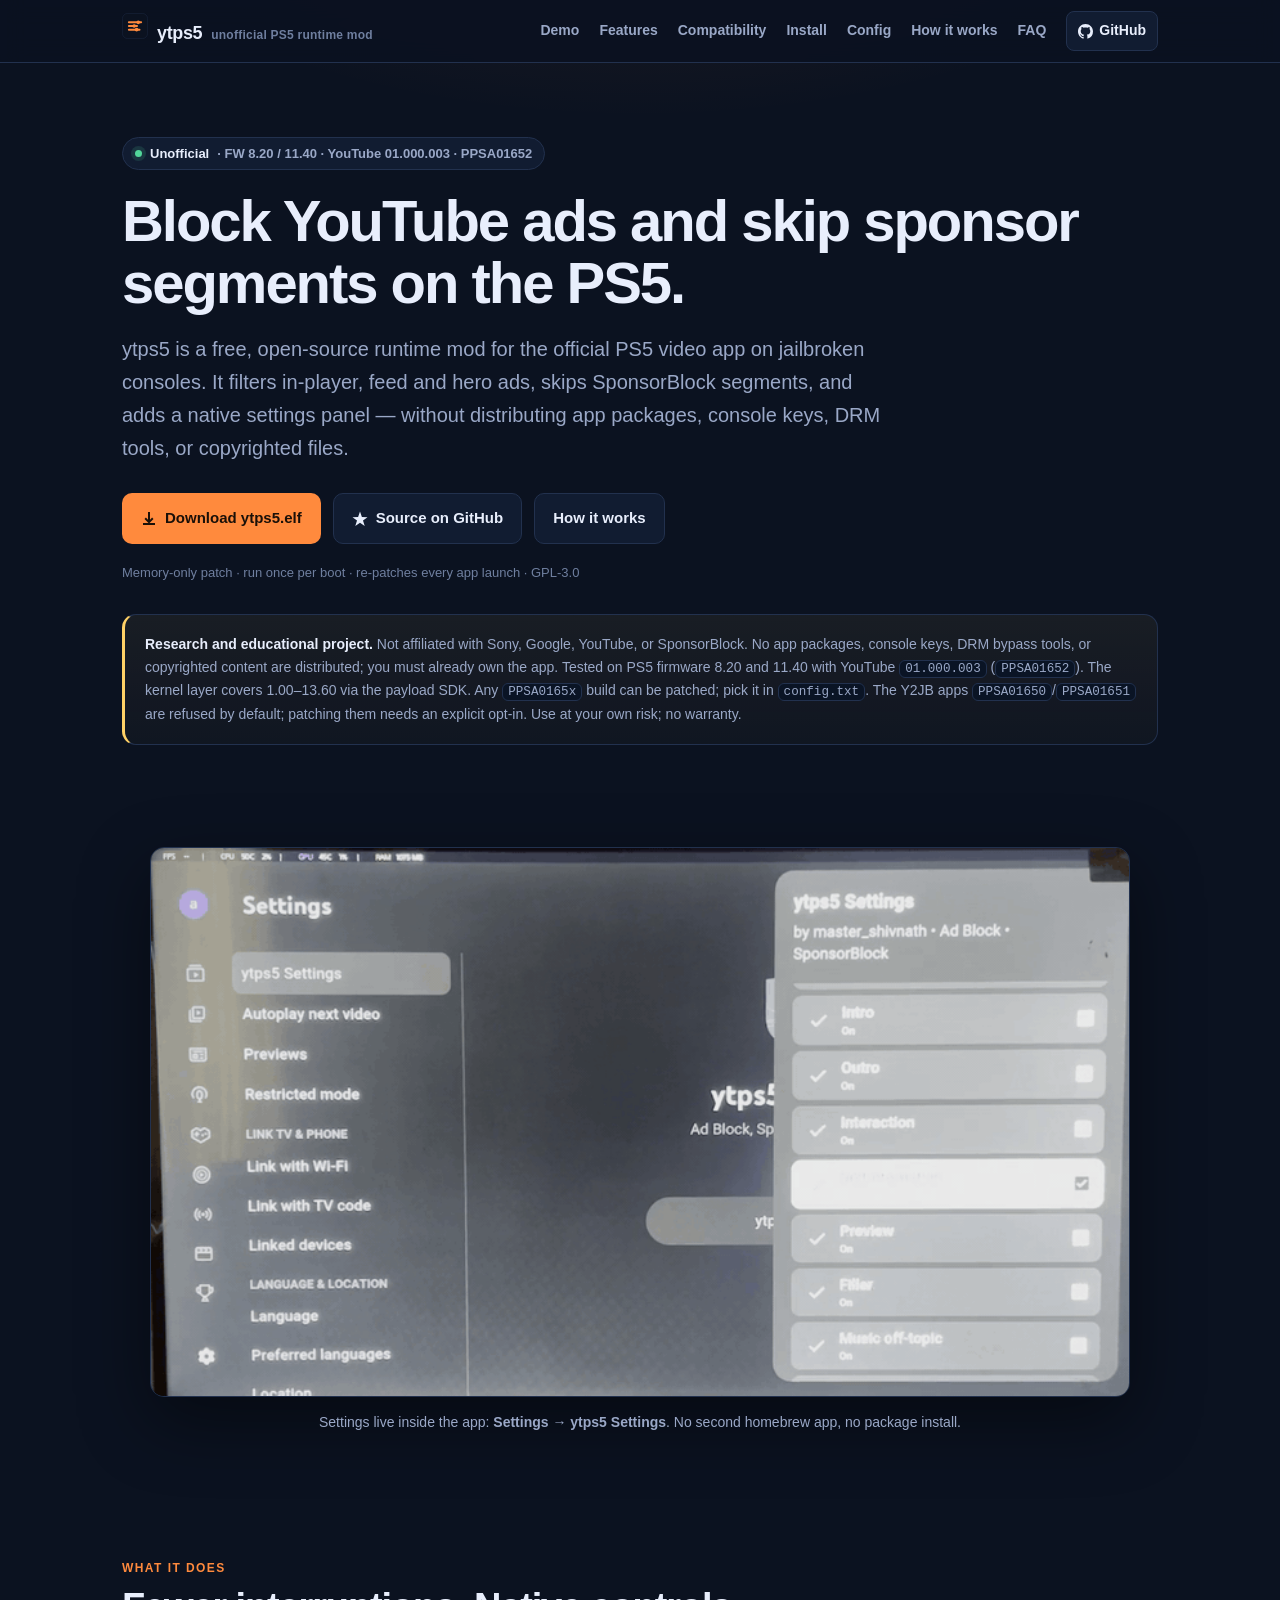
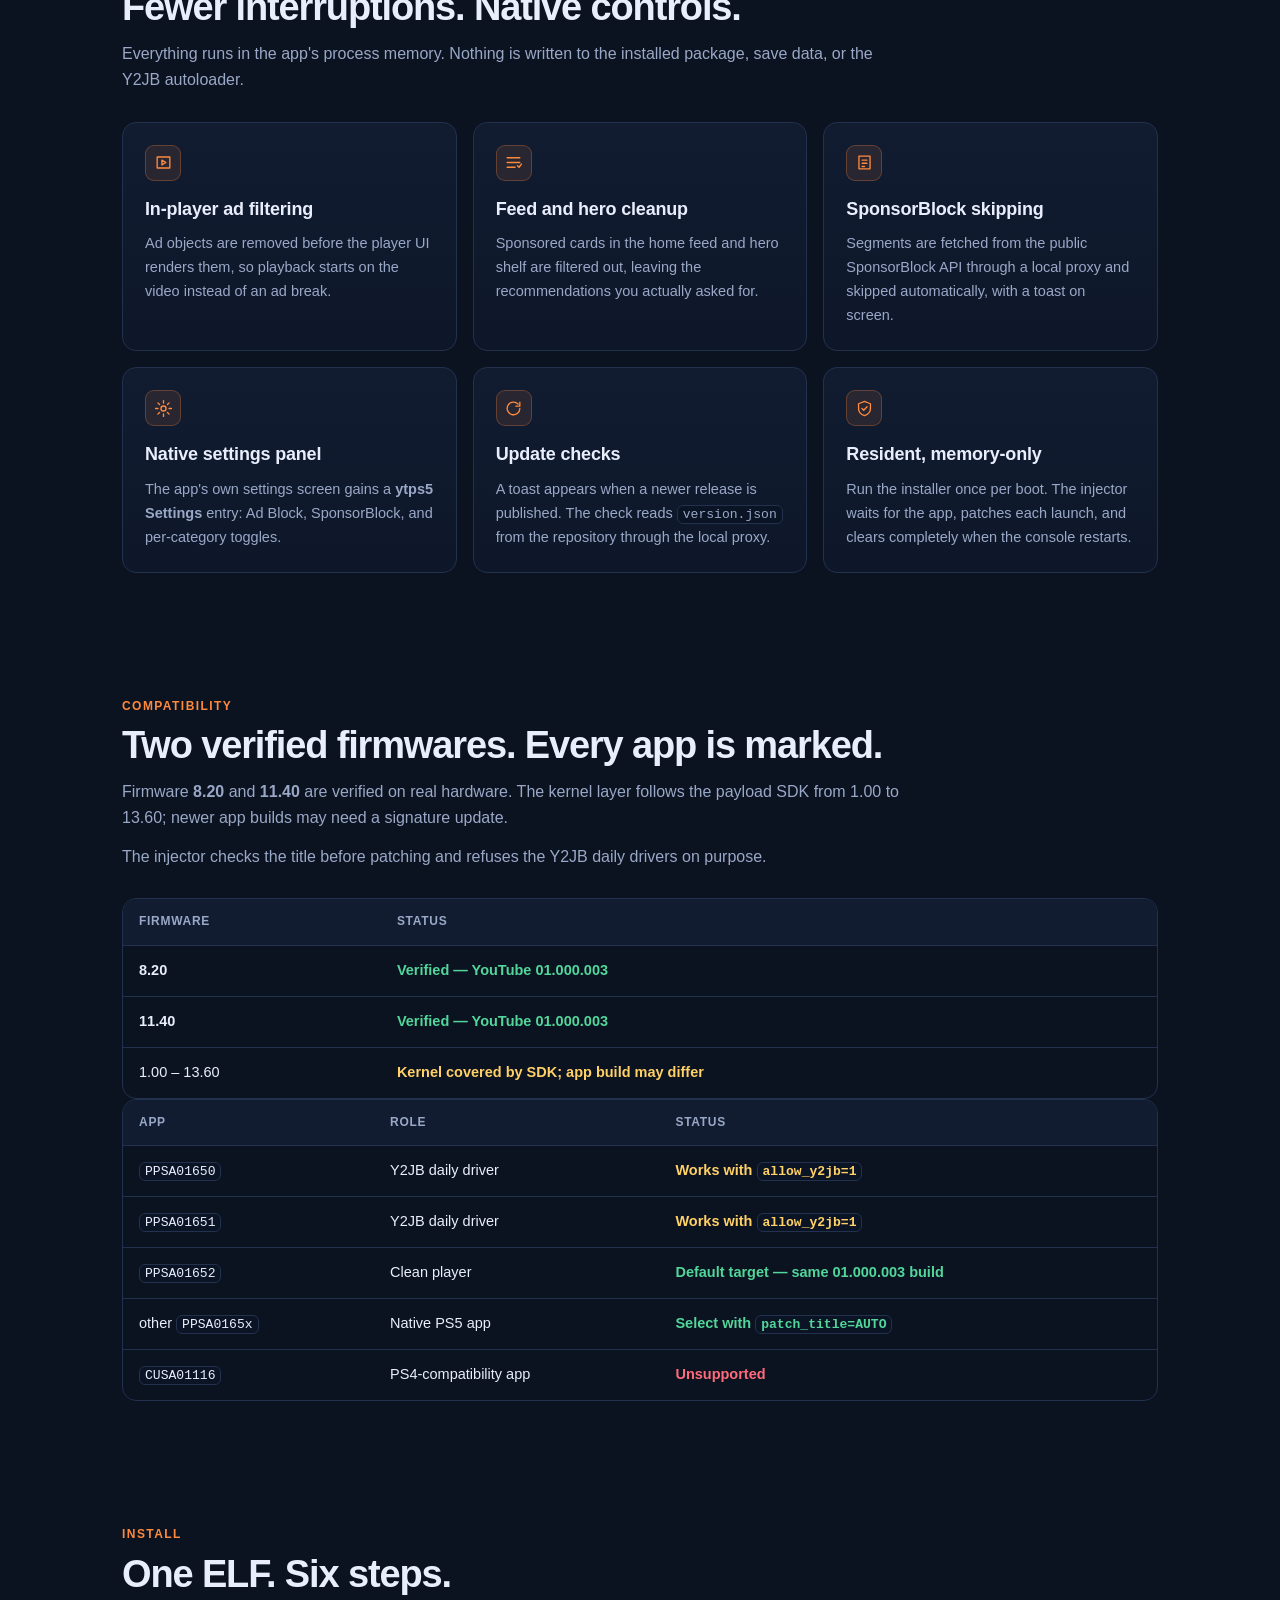
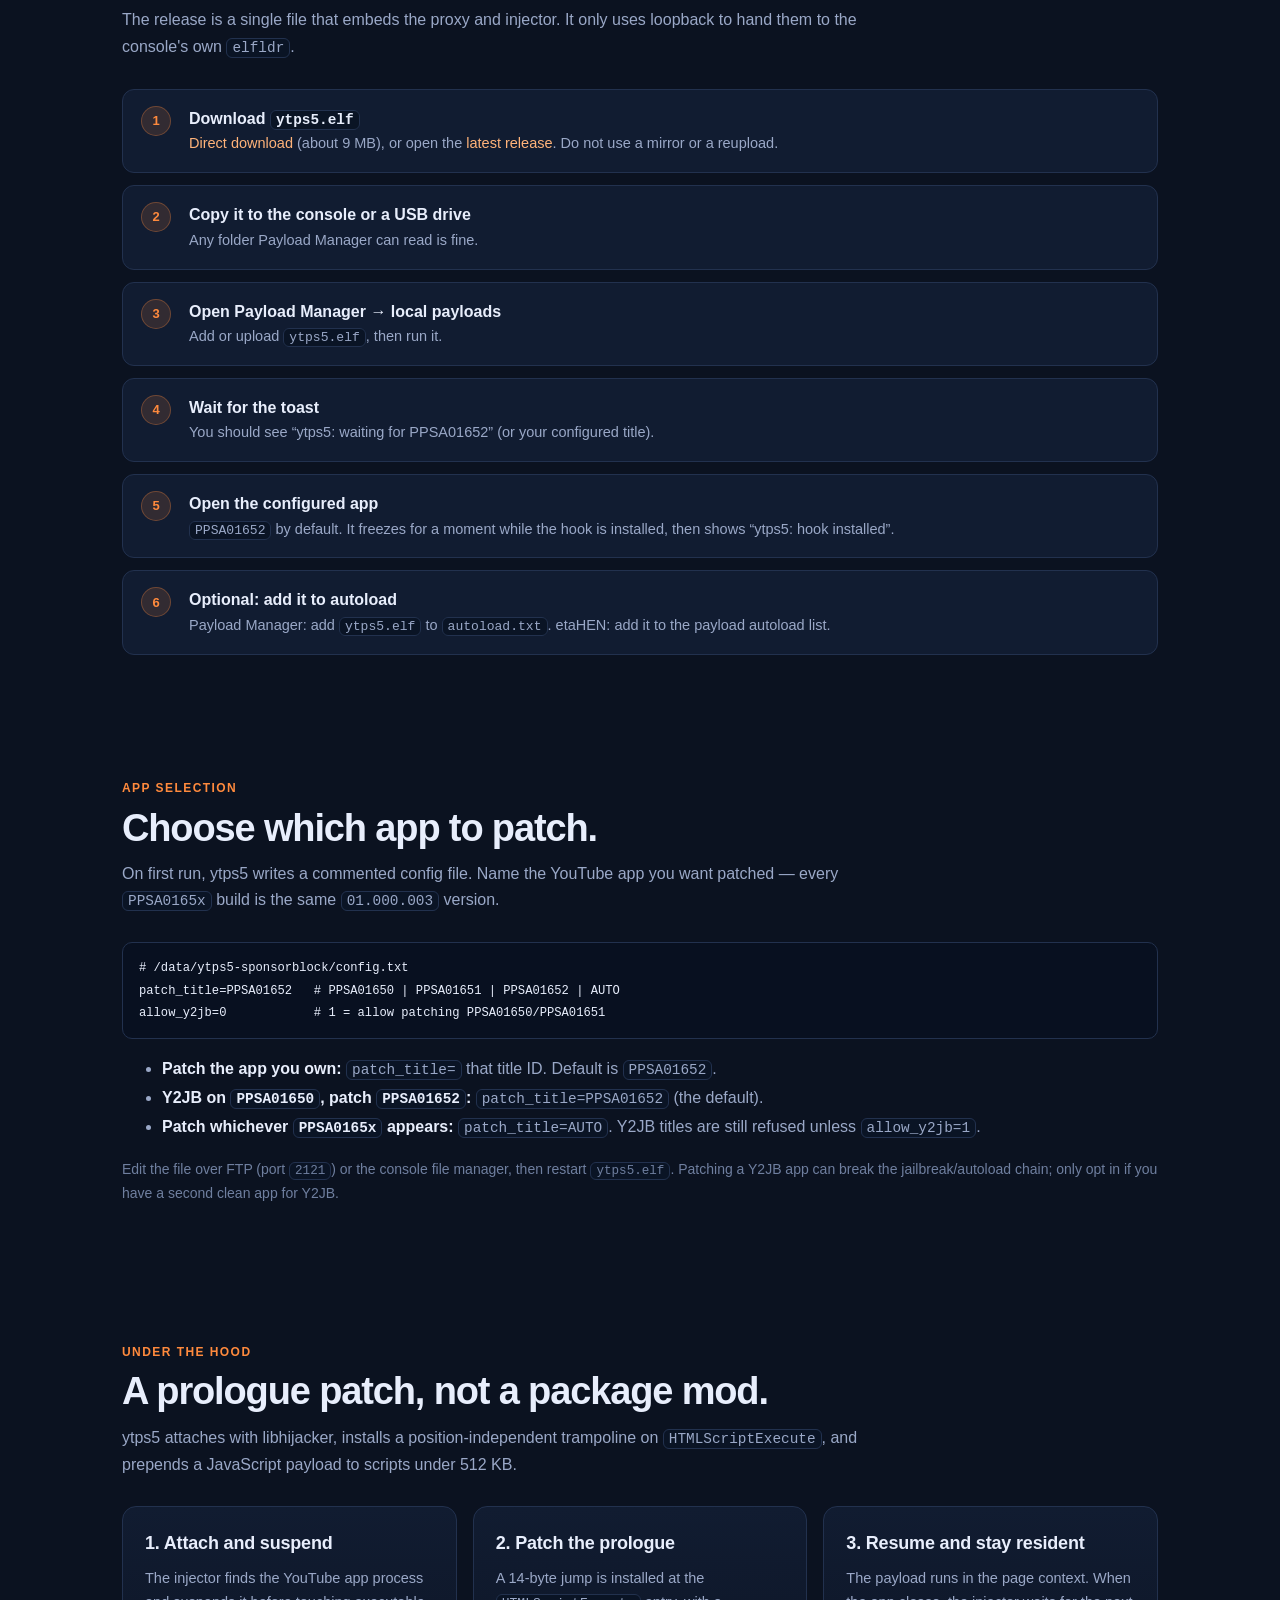
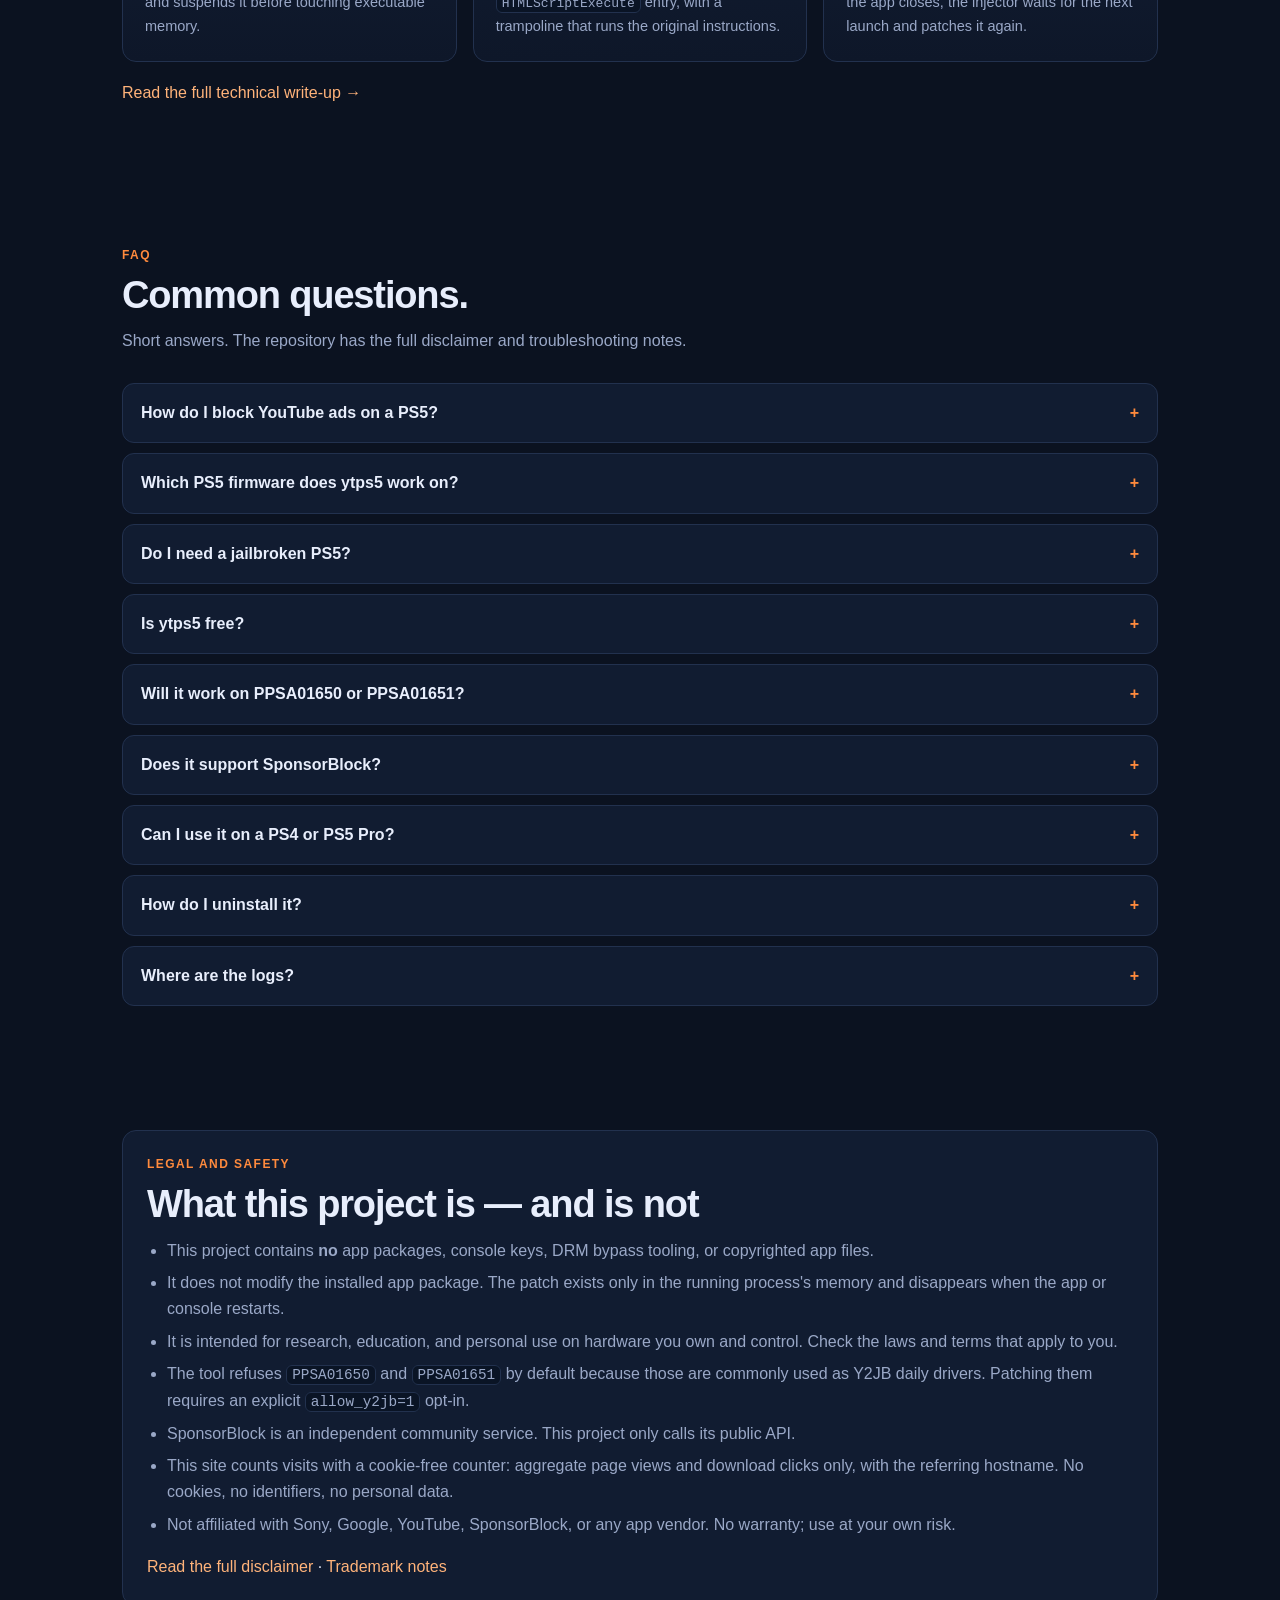
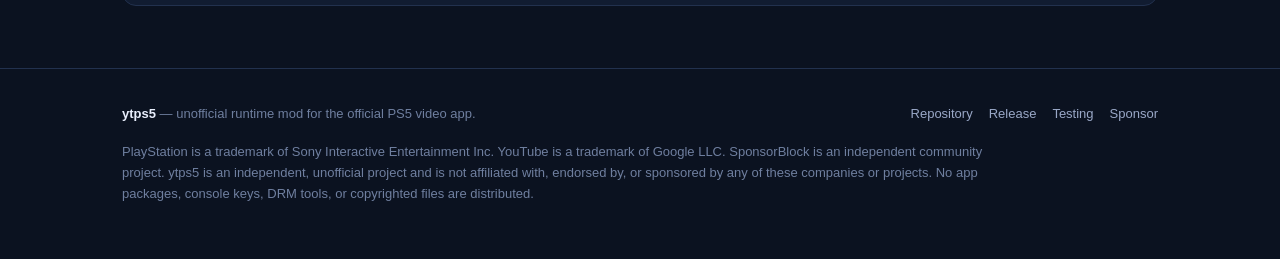
<file: docs/index.html>
<!doctype html>
<html lang="en">
<head>
<meta charset="utf-8">
<meta name="viewport" content="width=device-width, initial-scale=1">
<title>Block YouTube ads on PS5 — ytps5 (unofficial, FW 8.20 / 11.40)</title>
<meta name="description" content="Unofficial mod that filters YouTube ads and skips SponsorBlock in the official PS5 video app (FW 8.20 and 11.40). Free, open source; no app packages or keys.">
<meta name="author" content="MasterShivnath007">
<meta name="robots" content="index, follow, max-image-preview:large">
<meta name="theme-color" content="#0b1220">
<link rel="canonical" href="https://mastershivnath007.github.io/ytps5-sponsorblock/">
<link rel="icon" href="icon.svg" type="image/svg+xml">
<link rel="stylesheet" href="style.css">
<meta name="google-site-verification" content="QYXjg3LhLUVhhddlpAz2OgSoOXQC04r8CtDh82gqEtY" />  
<!-- Google Search Console: paste your verification meta tag here, then remove this comment. -->

<meta property="og:type" content="website">
<meta property="og:site_name" content="ytps5">
<meta property="og:title" content="Block YouTube ads on PS5 — ytps5 (unofficial)">
<meta property="og:description" content="Ad filtering + SponsorBlock for the official PS5 video app on jailbroken FW 8.20 and 11.40. Free and open source; no app packages, keys, or DRM tools.">
<meta property="og:url" content="https://mastershivnath007.github.io/ytps5-sponsorblock/">
<meta property="og:image" content="https://mastershivnath007.github.io/ytps5-sponsorblock/media/hero.png">
<meta property="og:image:width" content="1280">
<meta property="og:image:height" content="720">
<meta property="og:image:alt" content="ytps5 — no ads on YouTube for PS5, not once in any video">

<meta name="twitter:card" content="summary_large_image">
<meta name="twitter:title" content="Block YouTube ads on PS5 — ytps5 (unofficial)">
<meta name="twitter:description" content="Ad filtering + SponsorBlock for the official PS5 video app on jailbroken FW 8.20 and 11.40. Free and open source.">
<meta name="twitter:image" content="https://mastershivnath007.github.io/ytps5-sponsorblock/media/hero.png">

<script type="application/ld+json">
{
  "@context": "https://schema.org",
  "@graph": [
    {
      "@type": "SoftwareApplication",
      "name": "ytps5",
      "alternateName": "ytps5-sponsorblock",
      "applicationCategory": "UtilitiesApplication",
      "applicationSubCategory": "Console runtime mod",
      "operatingSystem": "PlayStation 5 firmware 8.20 and 11.40 (kernel layer 1.00-13.60)",
      "softwareVersion": "1.1.0",
      "description": "An unofficial runtime mod that filters ads and skips SponsorBlock segments in the official PS5 video app on jailbroken firmware 8.20 and 11.40. It patches the running process in memory and distributes no app packages, console keys, DRM tools, or copyrighted files.",
      "url": "https://mastershivnath007.github.io/ytps5-sponsorblock/",
      "downloadUrl": "https://github.com/MasterShivnath007/ytps5-sponsorblock/releases/latest",
      "codeRepository": "https://github.com/MasterShivnath007/ytps5-sponsorblock",
      "license": "https://www.gnu.org/licenses/gpl-3.0.html",
      "author": {
        "@type": "Person",
        "name": "MasterShivnath007",
        "url": "https://github.com/MasterShivnath007"
      },
      "offers": {
        "@type": "Offer",
        "price": "0",
        "priceCurrency": "USD"
      }
    },
    {
      "@type": "FAQPage",
      "mainEntity": [
        {
          "@type": "Question",
          "name": "How do I block YouTube ads on a PS5?",
          "acceptedAnswer": {
            "@type": "Answer",
            "text": "On a jailbroken PS5, run ytps5.elf once with Payload Manager, then open your YouTube app (default PPSA01652; any PPSA0165x build works). ytps5 filters in-player, feed and hero ads in memory and does not patch the installed app package."
          }
        },
        {
          "@type": "Question",
          "name": "Which PS5 firmware does ytps5 work on?",
          "acceptedAnswer": {
            "@type": "Answer",
            "text": "Firmware 8.20 and 11.40 with YouTube 01.000.003 (PPSA01652) are verified on real hardware. The kernel layer follows the payload SDK from 1.00 to 13.60, so other firmware should attach too, but the HTMLScriptExecute signature can differ between app builds."
          }
        },
        {
          "@type": "Question",
          "name": "Do I need a jailbroken PS5?",
          "acceptedAnswer": {
            "@type": "Answer",
            "text": "Yes. ytps5 attaches to the running app with libhijacker and patches the process in memory. It does not run on stock firmware."
          }
        },
        {
          "@type": "Question",
          "name": "Is ytps5 free?",
          "acceptedAnswer": {
            "@type": "Answer",
            "text": "Yes. It is GPL-3.0, with no paywalled features, account, or telemetry."
          }
        },
        {
          "@type": "Question",
          "name": "Will ytps5 work on PPSA01650 or PPSA01651?",
          "acceptedAnswer": {
            "@type": "Answer",
            "text": "Yes, with an opt-in. Those are commonly used as Y2JB daily drivers, so they are refused unless you set patch_title to one of them and allow_y2jb=1 in /data/ytps5-sponsorblock/config.txt. The recommended setup is to leave the Y2JB app alone and patch a different PPSA0165x build."
          }
        },
        {
          "@type": "Question",
          "name": "Does ytps5 support SponsorBlock?",
          "acceptedAnswer": {
            "@type": "Answer",
            "text": "Yes. SponsorBlock segments are fetched from the public API through the local proxy and skipped with a toast. Categories can be toggled in ytps5 Settings."
          }
        }
      ]
    }
  ]
}
</script>
<link rel="sitemap" type="application/xml" title="Sitemap" href="https://mastershivnath007.github.io/ytps5-sponsorblock/sitemap.xml">
</head>
<body>
<a class="skip" href="#main">Skip to content</a>

<header class="nav">
  <div class="wrap nav-inner">
    <a class="brand" href="./" aria-label="ytps5 home">
      <img src="icon.svg" alt="" width="26" height="26">
      ytps5 <span>unofficial PS5 runtime mod</span>
    </a>
    <nav class="nav-links" aria-label="Main">
      <a href="#demo">Demo</a>
      <a href="#features">Features</a>
      <a href="#compatibility">Compatibility</a>
      <a href="#install">Install</a>
      <a href="#config">Config</a>
      <a href="how-it-works.html">How it works</a>
      <a href="#faq">FAQ</a>
      <a class="nav-cta" href="https://github.com/MasterShivnath007/ytps5-sponsorblock" target="_blank" rel="noopener">
        <svg viewBox="0 0 16 16" width="15" height="15" fill="currentColor" aria-hidden="true"><path d="M8 0C3.58 0 0 3.58 0 8c0 3.54 2.29 6.53 5.47 7.59.4.07.55-.17.55-.38 0-.19-.01-.82-.01-1.49-2.01.37-2.53-.49-2.69-.94-.09-.23-.48-.94-.82-1.13-.28-.15-.68-.52-.01-.53.63-.01 1.08.58 1.23.82.72 1.21 1.87.87 2.33.66.07-.52.28-.87.51-1.07-1.78-.2-3.64-.89-3.64-3.95 0-.87.31-1.59.82-2.15-.08-.2-.36-1.02.08-2.12 0 0 .67-.21 2.2.82.64-.18 1.32-.27 2-.27.68 0 1.36.09 2 .27 1.53-1.04 2.2-.82 2.2-.82.44 1.1.16 1.92.08 2.12.51.56.82 1.27.82 2.15 0 3.07-1.87 3.75-3.65 3.95.29.25.54.73.54 1.48 0 1.07-.01 1.93-.01 2.2 0 .21.15.46.55.38A8.01 8.01 0 0 0 16 8c0-4.42-3.58-8-8-8Z"/></svg>
        GitHub
      </a>
    </nav>
  </div>
</header>

<main id="main">

<section class="hero">
  <div class="wrap">
    <div class="eyebrow"><span class="dot" aria-hidden="true"></span><b>Unofficial</b> · FW 8.20 / 11.40 · YouTube 01.000.003 · PPSA01652</div>
    <h1>Block YouTube ads and skip sponsor segments on the PS5.</h1>
    <p class="lede">
      ytps5 is a free, open-source runtime mod for the official PS5 video app on
      jailbroken consoles. It filters in-player, feed and hero ads, skips
      SponsorBlock segments, and adds a native settings panel — without
      distributing app packages, console keys, DRM tools, or copyrighted files.
    </p>
    <div class="hero-actions">
      <a class="btn btn-primary" href="https://github.com/MasterShivnath007/ytps5-sponsorblock/releases/latest" target="_blank" rel="noopener">
        <svg viewBox="0 0 16 16" fill="currentColor" aria-hidden="true"><path d="M8 12.5 3.5 8l1.4-1.4L7 8.7V1h2v7.7l2.1-2.1L12.5 8 8 12.5ZM2 14v-2h12v2H2Z"/></svg>
        Download ytps5.elf
      </a>
      <a class="btn btn-ghost" href="https://github.com/MasterShivnath007/ytps5-sponsorblock" target="_blank" rel="noopener">
        <svg viewBox="0 0 16 16" fill="currentColor" aria-hidden="true"><path d="M8 .5 9.9 6l5.6.2-4.5 3.4 1.7 5.4L8 11.7 3.3 15l1.7-5.4L.5 6.2 6.1 6 8 .5Z"/></svg>
        Source on GitHub
      </a>
      <a class="btn btn-ghost" href="how-it-works.html">How it works</a>
    </div>
    <p class="hero-note">Memory-only patch · run once per boot · re-patches every app launch · GPL-3.0</p>

    <div class="notice">
      <strong>Research and educational project.</strong> Not affiliated with Sony,
      Google, YouTube, or SponsorBlock. No app packages, console keys, DRM bypass
      tools, or copyrighted content are distributed; you must already own the app.
      Tested on PS5 firmware 8.20 and 11.40 with YouTube <code>01.000.003</code>
      (<code>PPSA01652</code>). The kernel layer covers 1.00–13.60 via the payload
      SDK. Any <code>PPSA0165x</code> build can be patched; pick it in <code>config.txt</code>.
      The Y2JB apps <code>PPSA01650</code>/<code>PPSA01651</code> are refused by
      default; patching them needs an explicit opt-in. Use at your own risk; no
      warranty.
    </div>
  </div>
</section>

<section id="demo" class="demo">
  <div class="wrap">
    <figure class="demo-figure">
      <img src="media/demo.gif" width="760" height="426" loading="lazy"
           alt="The ytps5 Settings panel open inside the YouTube app, with Ad Block and SponsorBlock toggles">
      <figcaption>Settings live inside the app: <strong>Settings → ytps5 Settings</strong>. No second homebrew app, no package install.</figcaption>
    </figure>
  </div>
</section>

<section id="features">
  <div class="wrap">
    <div class="section-head">
      <div class="kicker">What it does</div>
      <h2>Fewer interruptions. Native controls.</h2>
      <p>Everything runs in the app's process memory. Nothing is written to the installed package, save data, or the Y2JB autoloader.</p>
    </div>
    <div class="grid">
      <article class="card">
        <div class="icon"><svg viewBox="0 0 24 24" fill="none" stroke="currentColor" stroke-width="1.7" aria-hidden="true"><path d="M4 5h16v14H4z" stroke-linejoin="round"/><path d="m10 9 5 3-5 3V9Z" stroke-linejoin="round"/></svg></div>
        <h3>In-player ad filtering</h3>
        <p>Ad objects are removed before the player UI renders them, so playback starts on the video instead of an ad break.</p>
      </article>
      <article class="card">
        <div class="icon"><svg viewBox="0 0 24 24" fill="none" stroke="currentColor" stroke-width="1.7" aria-hidden="true"><path d="M4 6h16M4 12h16M4 18h10" stroke-linecap="round"/><path d="m17 16 2 2 3-4" stroke-linecap="round" stroke-linejoin="round"/></svg></div>
        <h3>Feed and hero cleanup</h3>
        <p>Sponsored cards in the home feed and hero shelf are filtered out, leaving the recommendations you actually asked for.</p>
      </article>
      <article class="card">
        <div class="icon"><svg viewBox="0 0 24 24" fill="none" stroke="currentColor" stroke-width="1.7" aria-hidden="true"><path d="M5 4h14v16H5z" stroke-linejoin="round"/><path d="M9 9h6M9 13h6M9 17h3" stroke-linecap="round"/></svg></div>
        <h3>SponsorBlock skipping</h3>
        <p>Segments are fetched from the public SponsorBlock API through a local proxy and skipped automatically, with a toast on screen.</p>
      </article>
      <article class="card">
        <div class="icon"><svg viewBox="0 0 24 24" fill="none" stroke="currentColor" stroke-width="1.7" aria-hidden="true"><circle cx="12" cy="12" r="3.2"/><path d="M12 2v3M12 19v3M2 12h3M19 12h3M4.9 4.9 7 7M17 17l2.1 2.1M19.1 4.9 17 7M7 17l-2.1 2.1" stroke-linecap="round"/></svg></div>
        <h3>Native settings panel</h3>
        <p>The app's own settings screen gains a <strong>ytps5 Settings</strong> entry: Ad Block, SponsorBlock, and per-category toggles.</p>
      </article>
      <article class="card">
        <div class="icon"><svg viewBox="0 0 24 24" fill="none" stroke="currentColor" stroke-width="1.7" aria-hidden="true"><path d="M20 12a8 8 0 1 1-2.3-5.7" stroke-linecap="round"/><path d="M20 4v5h-5" stroke-linecap="round" stroke-linejoin="round"/></svg></div>
        <h3>Update checks</h3>
        <p>A toast appears when a newer release is published. The check reads <code>version.json</code> from the repository through the local proxy.</p>
      </article>
      <article class="card">
        <div class="icon"><svg viewBox="0 0 24 24" fill="none" stroke="currentColor" stroke-width="1.7" aria-hidden="true"><path d="M12 3 4.5 6v6c0 4.4 3 7.5 7.5 9 4.5-1.5 7.5-4.6 7.5-9V6L12 3Z" stroke-linejoin="round"/><path d="m8.8 12 2.2 2.2 4.2-4.4" stroke-linecap="round" stroke-linejoin="round"/></svg></div>
        <h3>Resident, memory-only</h3>
        <p>Run the installer once per boot. The injector waits for the app, patches each launch, and clears completely when the console restarts.</p>
      </article>
    </div>
  </div>
</section>

<section id="compatibility">
  <div class="wrap">
    <div class="section-head">
      <div class="kicker">Compatibility</div>
      <h2>Two verified firmwares. Every app is marked.</h2>
      <p>Firmware <b>8.20</b> and <b>11.40</b> are verified on real hardware. The kernel layer follows the payload SDK from 1.00 to 13.60; newer app builds may need a signature update.</p>
      <p>The injector checks the title before patching and refuses the Y2JB daily drivers on purpose.</p>
    </div>
    <div class="table-wrap">
      <table>
        <thead>
          <tr><th scope="col">Firmware</th><th scope="col">Status</th></tr>
        </thead>
        <tbody>
          <tr><td><b>8.20</b></td><td class="yes">Verified — YouTube 01.000.003</td></tr>
          <tr><td><b>11.40</b></td><td class="yes">Verified — YouTube 01.000.003</td></tr>
          <tr><td>1.00 – 13.60</td><td class="partial">Kernel covered by SDK; app build may differ</td></tr>
        </tbody>
      </table>
    </div>
    <div class="table-wrap">
      <table>
        <thead>
          <tr><th scope="col">App</th><th scope="col">Role</th><th scope="col">Status</th></tr>
        </thead>
        <tbody>
          <tr><td><code>PPSA01650</code></td><td>Y2JB daily driver</td><td class="partial">Works with <code>allow_y2jb=1</code></td></tr>
          <tr><td><code>PPSA01651</code></td><td>Y2JB daily driver</td><td class="partial">Works with <code>allow_y2jb=1</code></td></tr>
          <tr><td><code>PPSA01652</code></td><td>Clean player</td><td class="yes">Default target — same 01.000.003 build</td></tr>
          <tr><td>other <code>PPSA0165x</code></td><td>Native PS5 app</td><td class="yes">Select with <code>patch_title=AUTO</code></td></tr>
          <tr><td><code>CUSA01116</code></td><td>PS4-compatibility app</td><td class="no">Unsupported</td></tr>
        </tbody>
      </table>
    </div>
  </div>
</section>

<section id="install">
  <div class="wrap">
    <div class="section-head">
      <div class="kicker">Install</div>
      <h2>One ELF. Six steps.</h2>
      <p>The release is a single file that embeds the proxy and injector. It only uses loopback to hand them to the console's own <code>elfldr</code>.</p>
    </div>
    <ol class="steps">
      <li><div><b>Download <code>ytps5.elf</code></b><p><a href="https://github.com/MasterShivnath007/ytps5-sponsorblock/releases/latest/download/ytps5.elf">Direct download</a> (about 9 MB), or open the <a href="https://github.com/MasterShivnath007/ytps5-sponsorblock/releases/latest">latest release</a>. Do not use a mirror or a reupload.</p></div></li>
      <li><div><b>Copy it to the console or a USB drive</b><p>Any folder Payload Manager can read is fine.</p></div></li>
      <li><div><b>Open Payload Manager → local payloads</b><p>Add or upload <code>ytps5.elf</code>, then run it.</p></div></li>
      <li><div><b>Wait for the toast</b><p>You should see “ytps5: waiting for PPSA01652” (or your configured title).</p></div></li>
      <li><div><b>Open the configured app</b><p><code>PPSA01652</code> by default. It freezes for a moment while the hook is installed, then shows “ytps5: hook installed”.</p></div></li>
      <li><div><b>Optional: add it to autoload</b><p>Payload Manager: add <code>ytps5.elf</code> to <code>autoload.txt</code>. etaHEN: add it to the payload autoload list.</p></div></li>
    </ol>
  </div>
</section>

<section id="config">
  <div class="wrap">
    <div class="section-head">
      <div class="kicker">App selection</div>
      <h2>Choose which app to patch.</h2>
      <p>On first run, ytps5 writes a commented config file. Name the YouTube app you want patched — every <code>PPSA0165x</code> build is the same <code>01.000.003</code> version.</p>
    </div>
    <pre><code># /data/ytps5-sponsorblock/config.txt
patch_title=PPSA01652   # PPSA01650 | PPSA01651 | PPSA01652 | AUTO
allow_y2jb=0            # 1 = allow patching PPSA01650/PPSA01651</code></pre>
    <ul style="color:var(--muted);line-height:1.8">
      <li><strong style="color:var(--text)">Patch the app you own:</strong> <code>patch_title=</code> that title ID. Default is <code>PPSA01652</code>.</li>
      <li><strong style="color:var(--text)">Y2JB on <code>PPSA01650</code>, patch <code>PPSA01652</code>:</strong> <code>patch_title=PPSA01652</code> (the default).</li>
      <li><strong style="color:var(--text)">Patch whichever <code>PPSA0165x</code> appears:</strong> <code>patch_title=AUTO</code>. Y2JB titles are still refused unless <code>allow_y2jb=1</code>.</li>
    </ul>
    <p style="color:var(--faint);font-size:14px;margin-top:14px">Edit the file over FTP (port <code>2121</code>) or the console file manager, then restart <code>ytps5.elf</code>. Patching a Y2JB app can break the jailbreak/autoload chain; only opt in if you have a second clean app for Y2JB.</p>
  </div>
</section>

<section id="how">  <div class="wrap">
    <div class="section-head">
      <div class="kicker">Under the hood</div>
      <h2>A prologue patch, not a package mod.</h2>
      <p>ytps5 attaches with libhijacker, installs a position-independent trampoline on <code>HTMLScriptExecute</code>, and prepends a JavaScript payload to scripts under 512 KB.</p>
    </div>
    <div class="grid">
      <article class="card">
        <h3>1. Attach and suspend</h3>
        <p>The injector finds the YouTube app process and suspends it before touching executable memory.</p>
      </article>
      <article class="card">
        <h3>2. Patch the prologue</h3>
        <p>A 14-byte jump is installed at the <code>HTMLScriptExecute</code> entry, with a trampoline that runs the original instructions.</p>
      </article>
      <article class="card">
        <h3>3. Resume and stay resident</h3>
        <p>The payload runs in the page context. When the app closes, the injector waits for the next launch and patches it again.</p>
      </article>
    </div>
    <p style="margin-top:18px"><a href="how-it-works.html">Read the full technical write-up →</a></p>
  </div>
</section>

<section id="faq">
  <div class="wrap">
    <div class="section-head">
      <div class="kicker">FAQ</div>
      <h2>Common questions.</h2>
      <p>Short answers. The repository has the full disclaimer and troubleshooting notes.</p>
    </div>
    <div class="faq">
      <details>
        <summary>How do I block YouTube ads on a PS5?</summary>
        <div class="answer"><p>On a jailbroken PS5, run <code>ytps5.elf</code> once with Payload Manager, then open your YouTube app (default <code>PPSA01652</code>). ytps5 filters in-player, feed and hero ads in memory and does not patch the installed app package.</p></div>
      </details>
      <details>
        <summary>Which PS5 firmware does ytps5 work on?</summary>
        <div class="answer"><p>Firmware <b>8.20</b> and <b>11.40</b> with YouTube <code>01.000.003</code> (<code>PPSA01652</code>) are verified on real hardware. The kernel layer follows the payload SDK from 1.00 to 13.60, so other firmware should attach too; the <code>HTMLScriptExecute</code> signature can differ between app builds.</p></div>
      </details>
      <details>
        <summary>Do I need a jailbroken PS5?</summary>
        <div class="answer"><p>Yes. ytps5 attaches to the running app with libhijacker and patches the process in memory. It does not run on stock firmware.</p></div>
      </details>
      <details>
        <summary>Is ytps5 free?</summary>
        <div class="answer"><p>Yes. It is GPL-3.0, with no paywalled features, account, or telemetry. GitHub Sponsors is optional and does not change the license.</p></div>
      </details>
      <details>
        <summary>Will it work on PPSA01650 or PPSA01651?</summary>
        <div class="answer"><p>Yes, with an opt-in. Those are commonly used as Y2JB daily drivers, so they are refused unless you set <code>patch_title</code> to one of them and <code>allow_y2jb=1</code> in <code>/data/ytps5-sponsorblock/config.txt</code>. The recommended setup is to leave the Y2JB app alone and patch a different <code>PPSA0165x</code> build.</p></div>
      </details>
      <details>
        <summary>Does it support SponsorBlock?</summary>
        <div class="answer"><p>Yes. SponsorBlock segments are fetched from the public API through the local proxy and skipped with a toast. Categories can be toggled in ytps5 Settings.</p></div>
      </details>
      <details>
        <summary>Can I use it on a PS4 or PS5 Pro?</summary>
        <div class="answer"><p>It targets the native PS5 app on FW 8.20 and 11.40. PS4-compatibility titles such as <code>CUSA01116</code> and untested hardware are unsupported.</p></div>
      </details>
      <details>
        <summary>How do I uninstall it?</summary>
        <div class="answer"><p>Reboot the console, or close the app. The patch is memory-only and is not written to the app, save data, or <code>download0.dat</code>.</p></div>
      </details>
      <details>
        <summary>Where are the logs?</summary>
        <div class="answer"><p><code>/data/ytps5-sponsorblock/</code> contains <code>relay.log</code>, <code>injector.log</code>, and <code>proxy_server.log</code>. Attach them to bug reports with your firmware and title ID.</p></div>
      </details>
    </div>
  </div>
</section>

<section id="legal">
  <div class="wrap">
    <div class="legal">
      <div class="kicker">Legal and safety</div>
      <h2>What this project is — and is not</h2>
      <ul>
        <li>This project contains <strong>no</strong> app packages, console keys, DRM bypass tooling, or copyrighted app files.</li>
        <li>It does not modify the installed app package. The patch exists only in the running process's memory and disappears when the app or console restarts.</li>
        <li>It is intended for research, education, and personal use on hardware you own and control. Check the laws and terms that apply to you.</li>
        <li>The tool refuses <code>PPSA01650</code> and <code>PPSA01651</code> by default because those are commonly used as Y2JB daily drivers. Patching them requires an explicit <code>allow_y2jb=1</code> opt-in.</li>
        <li>SponsorBlock is an independent community service. This project only calls its public API.</li>
        <li>This site counts visits with a cookie-free counter: aggregate page views and download clicks only, with the referring hostname. No cookies, no identifiers, no personal data.</li>
        <li>Not affiliated with Sony, Google, YouTube, SponsorBlock, or any app vendor. No warranty; use at your own risk.</li>
      </ul>
      <p style="margin:16px 0 0"><a href="https://github.com/MasterShivnath007/ytps5-sponsorblock/blob/main/DISCLAIMER.md">Read the full disclaimer</a> · <a href="https://github.com/MasterShivnath007/ytps5-sponsorblock/blob/main/TRADEMARKS.md">Trademark notes</a></p>
    </div>
  </div>
</section>

</main>

<footer>
  <div class="wrap">
    <div class="footer-grid">
      <div>
        <strong style="color:var(--text)">ytps5</strong> — unofficial runtime mod for the official PS5 video app.
      </div>
      <div class="footer-links">
        <a href="https://github.com/MasterShivnath007/ytps5-sponsorblock">Repository</a>
        <a href="https://github.com/MasterShivnath007/ytps5-sponsorblock/releases/latest">Release</a>
        <a href="testing.html">Testing</a>
        <a href="https://github.com/sponsors/MasterShivnath007">Sponsor</a>
      </div>
    </div>
    <p class="trademark">
      PlayStation is a trademark of Sony Interactive Entertainment Inc. YouTube is
      a trademark of Google LLC. SponsorBlock is an independent community project.
      ytps5 is an independent, unofficial project and is not affiliated with,
      endorsed by, or sponsored by any of these companies or projects. No app
      packages, console keys, DRM tools, or copyrighted files are distributed.
    </p>
  </div>
</footer>
<script src="analytics.js" defer></script>
</body>
</html>
</file>
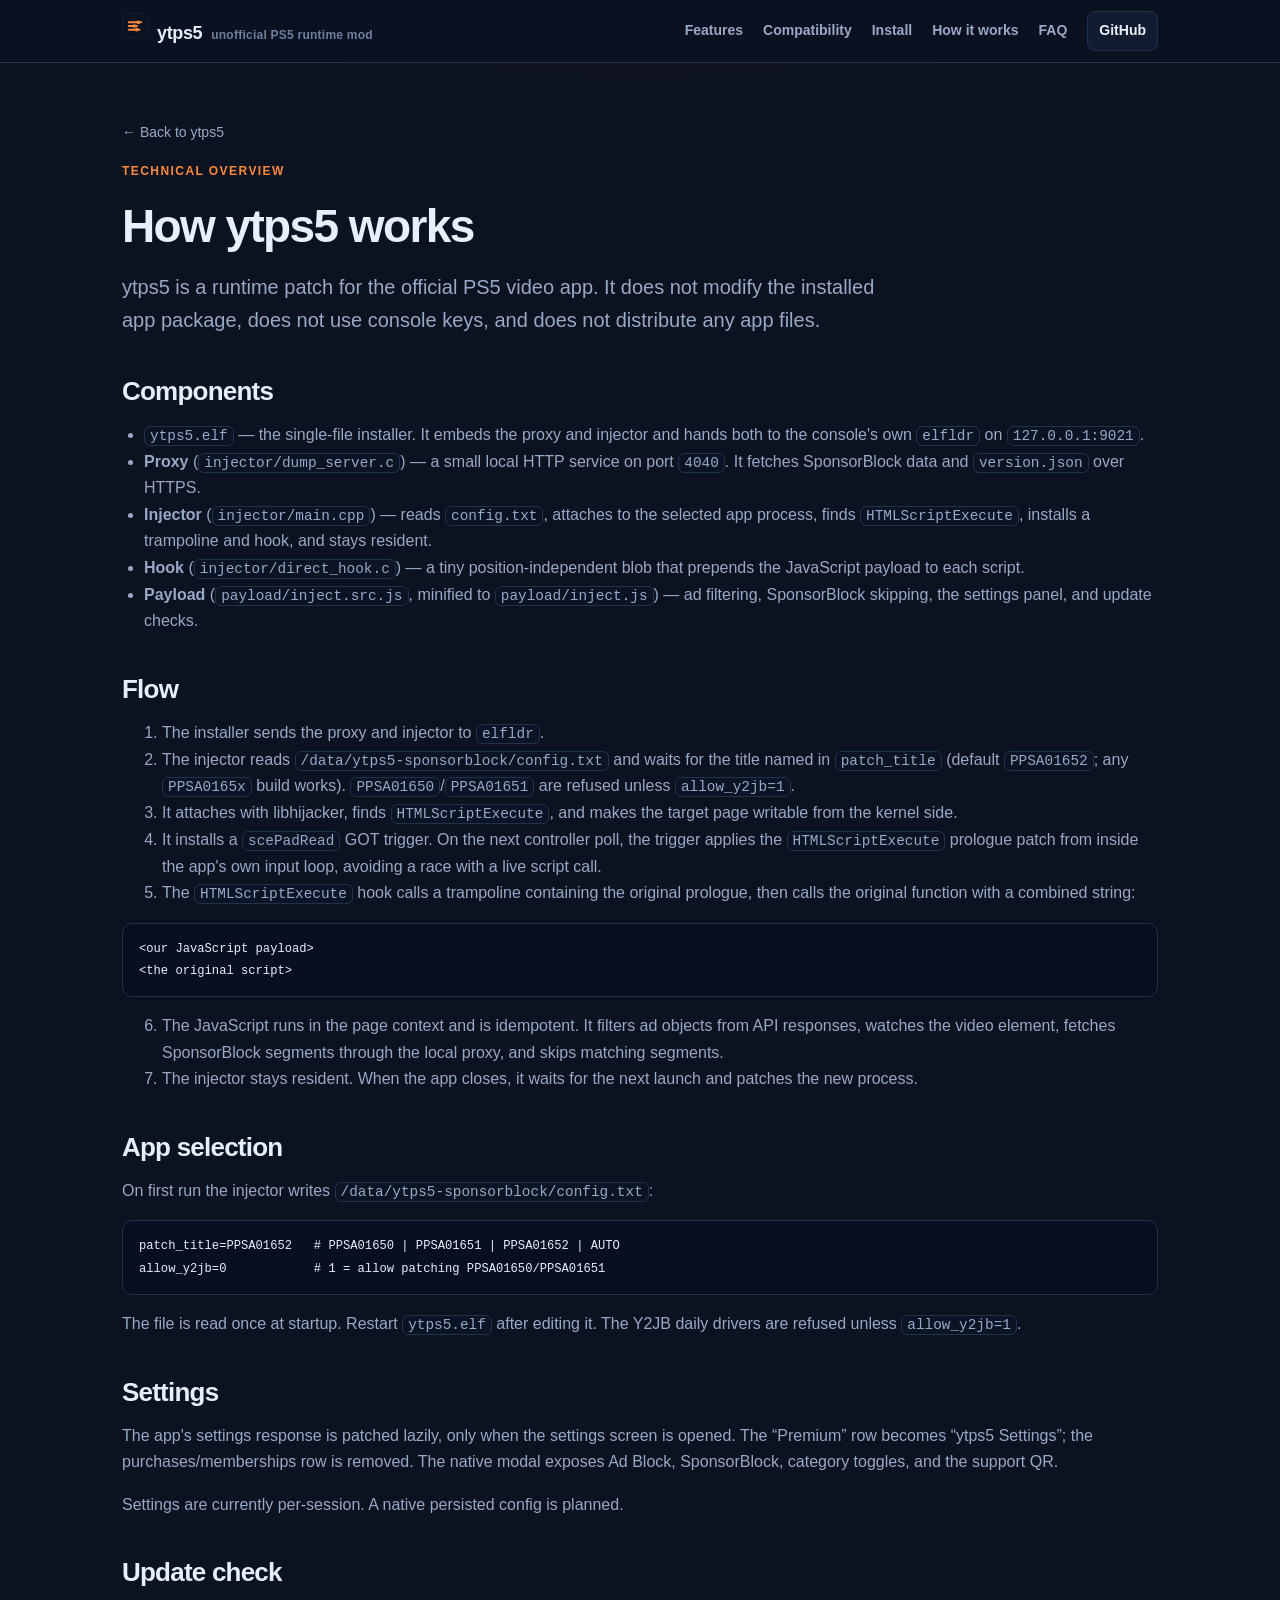
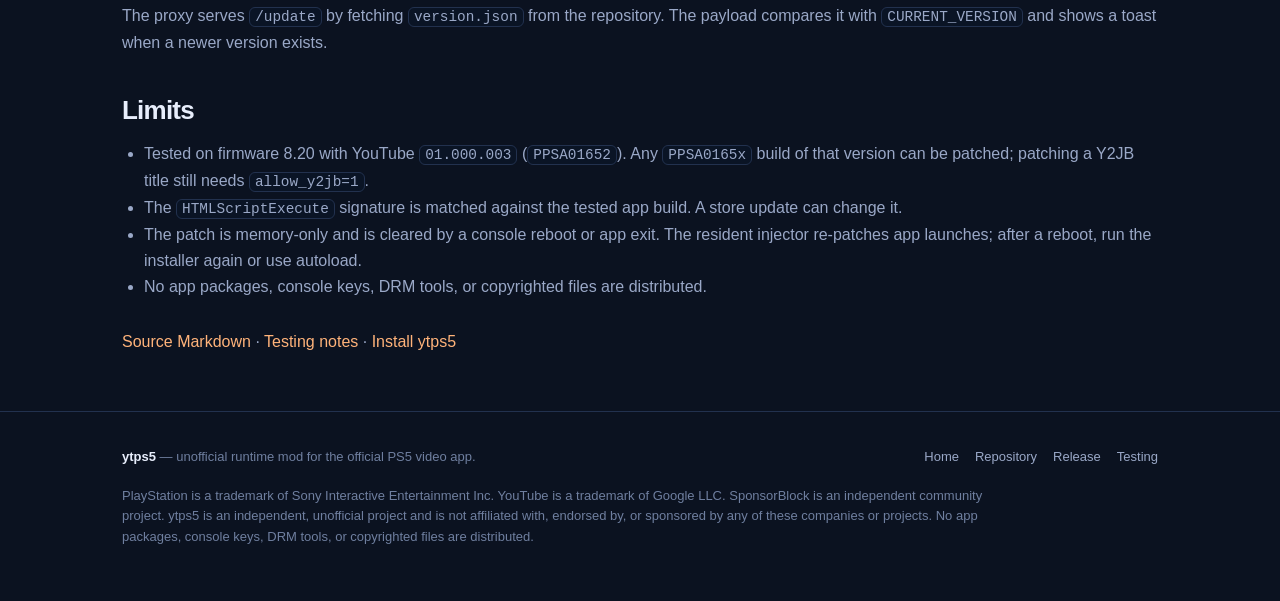
<file: docs/how-it-works.html>
<!doctype html>
<html lang="en">
<head>
<meta charset="utf-8">
<meta name="viewport" content="width=device-width, initial-scale=1">
<title>How ytps5 works — runtime patch for the PS5 video app</title>
<meta name="description" content="How ytps5 patches the PS5 video app at runtime: libhijacker attach, an HTMLScriptExecute prologue hook, a local SponsorBlock proxy, and a resident injector.">
<meta name="author" content="MasterShivnath007">
<meta name="robots" content="index, follow, max-image-preview:large">
<meta name="theme-color" content="#0b1220">
<link rel="canonical" href="https://mastershivnath007.github.io/ytps5-sponsorblock/how-it-works.html">
<link rel="icon" href="icon.svg" type="image/svg+xml">
<link rel="stylesheet" href="style.css">
<link rel="sitemap" type="application/xml" title="Sitemap" href="https://mastershivnath007.github.io/ytps5-sponsorblock/sitemap.xml">
</head>
<body>
<a class="skip" href="#main">Skip to content</a>

<header class="nav">
  <div class="wrap nav-inner">
    <a class="brand" href="./" aria-label="ytps5 home">
      <img src="icon.svg" alt="" width="26" height="26">
      ytps5 <span>unofficial PS5 runtime mod</span>
    </a>
    <nav class="nav-links" aria-label="Main">
      <a href="./#features">Features</a>
      <a href="./#compatibility">Compatibility</a>
      <a href="./#install">Install</a>
      <a href="how-it-works.html">How it works</a>
      <a href="./#faq">FAQ</a>
      <a class="nav-cta" href="https://github.com/MasterShivnath007/ytps5-sponsorblock" target="_blank" rel="noopener">GitHub</a>
    </nav>
  </div>
</header>

<main id="main" class="article">
  <div class="wrap">
    <a class="back" href="./">← Back to ytps5</a>
    <div class="kicker">Technical overview</div>
    <h1>How ytps5 works</h1>
    <p class="lede">
      ytps5 is a runtime patch for the official PS5 video app. It does not modify
      the installed app package, does not use console keys, and does not
      distribute any app files.
    </p>

    <h2>Components</h2>
    <ul>
      <li><code>ytps5.elf</code> — the single-file installer. It embeds the proxy and injector and hands both to the console's own <code>elfldr</code> on <code>127.0.0.1:9021</code>.</li>
      <li><strong>Proxy</strong> (<code>injector/dump_server.c</code>) — a small local HTTP service on port <code>4040</code>. It fetches SponsorBlock data and <code>version.json</code> over HTTPS.</li>
      <li><strong>Injector</strong> (<code>injector/main.cpp</code>) — reads <code>config.txt</code>, attaches to the selected app process, finds <code>HTMLScriptExecute</code>, installs a trampoline and hook, and stays resident.</li>
      <li><strong>Hook</strong> (<code>injector/direct_hook.c</code>) — a tiny position-independent blob that prepends the JavaScript payload to each script.</li>
      <li><strong>Payload</strong> (<code>payload/inject.src.js</code>, minified to <code>payload/inject.js</code>) — ad filtering, SponsorBlock skipping, the settings panel, and update checks.</li>
    </ul>

    <h2>Flow</h2>
    <ol>
      <li>The installer sends the proxy and injector to <code>elfldr</code>.</li>
      <li>The injector reads <code>/data/ytps5-sponsorblock/config.txt</code> and waits for the title named in <code>patch_title</code> (default <code>PPSA01652</code>; any <code>PPSA0165x</code> build works). <code>PPSA01650</code>/<code>PPSA01651</code> are refused unless <code>allow_y2jb=1</code>.</li>
      <li>It attaches with libhijacker, finds <code>HTMLScriptExecute</code>, and makes the target page writable from the kernel side.</li>
      <li>It installs a <code>scePadRead</code> GOT trigger. On the next controller poll, the trigger applies the <code>HTMLScriptExecute</code> prologue patch from inside the app's own input loop, avoiding a race with a live script call.</li>
      <li>The <code>HTMLScriptExecute</code> hook calls a trampoline containing the original prologue, then calls the original function with a combined string:</li>
    </ol>
    <pre><code>&lt;our JavaScript payload&gt;
&lt;the original script&gt;</code></pre>
    <ol start="6">
      <li>The JavaScript runs in the page context and is idempotent. It filters ad objects from API responses, watches the video element, fetches SponsorBlock segments through the local proxy, and skips matching segments.</li>
      <li>The injector stays resident. When the app closes, it waits for the next launch and patches the new process.</li>
    </ol>

    <h2>App selection</h2>
    <p>On first run the injector writes <code>/data/ytps5-sponsorblock/config.txt</code>:</p>
    <pre><code>patch_title=PPSA01652   # PPSA01650 | PPSA01651 | PPSA01652 | AUTO
allow_y2jb=0            # 1 = allow patching PPSA01650/PPSA01651</code></pre>
    <p>
      The file is read once at startup. Restart <code>ytps5.elf</code> after
      editing it. The Y2JB daily drivers are refused unless
      <code>allow_y2jb=1</code>.
    </p>

    <h2>Settings</h2>
    <p>
      The app's settings response is patched lazily, only when the settings screen
      is opened. The “Premium” row becomes “ytps5 Settings”; the
      purchases/memberships row is removed. The native modal exposes Ad Block,
      SponsorBlock, category toggles, and the support QR.
    </p>
    <p>Settings are currently per-session. A native persisted config is planned.</p>

    <h2>Update check</h2>
    <p>
      The proxy serves <code>/update</code> by fetching <code>version.json</code>
      from the repository. The payload compares it with
      <code>CURRENT_VERSION</code> and shows a toast when a newer version exists.
    </p>

    <h2>Limits</h2>
    <ul>
      <li>Tested on firmware 8.20 with YouTube <code>01.000.003</code> (<code>PPSA01652</code>). Any <code>PPSA0165x</code> build of that version can be patched; patching a Y2JB title still needs <code>allow_y2jb=1</code>.</li>
      <li>The <code>HTMLScriptExecute</code> signature is matched against the tested app build. A store update can change it.</li>
      <li>The patch is memory-only and is cleared by a console reboot or app exit. The resident injector re-patches app launches; after a reboot, run the installer again or use autoload.</li>
      <li>No app packages, console keys, DRM tools, or copyrighted files are distributed.</li>
    </ul>

    <p style="margin-top:28px">
      <a href="https://github.com/MasterShivnath007/ytps5-sponsorblock/blob/main/docs/HOW_IT_WORKS.md">Source Markdown</a>
      · <a href="testing.html">Testing notes</a>
      · <a href="./#install">Install ytps5</a>
    </p>
  </div>
</main>

<footer>
  <div class="wrap">
    <div class="footer-grid">
      <div><strong style="color:var(--text)">ytps5</strong> — unofficial runtime mod for the official PS5 video app.</div>
      <div class="footer-links">
        <a href="./">Home</a>
        <a href="https://github.com/MasterShivnath007/ytps5-sponsorblock">Repository</a>
        <a href="https://github.com/MasterShivnath007/ytps5-sponsorblock/releases/latest">Release</a>
        <a href="testing.html">Testing</a>
      </div>
    </div>
    <p class="trademark">
      PlayStation is a trademark of Sony Interactive Entertainment Inc. YouTube is
      a trademark of Google LLC. SponsorBlock is an independent community project.
      ytps5 is an independent, unofficial project and is not affiliated with,
      endorsed by, or sponsored by any of these companies or projects. No app
      packages, console keys, DRM tools, or copyrighted files are distributed.
    </p>
  </div>
</footer>
<script src="analytics.js" defer></script>
</body>
</html>
</file>
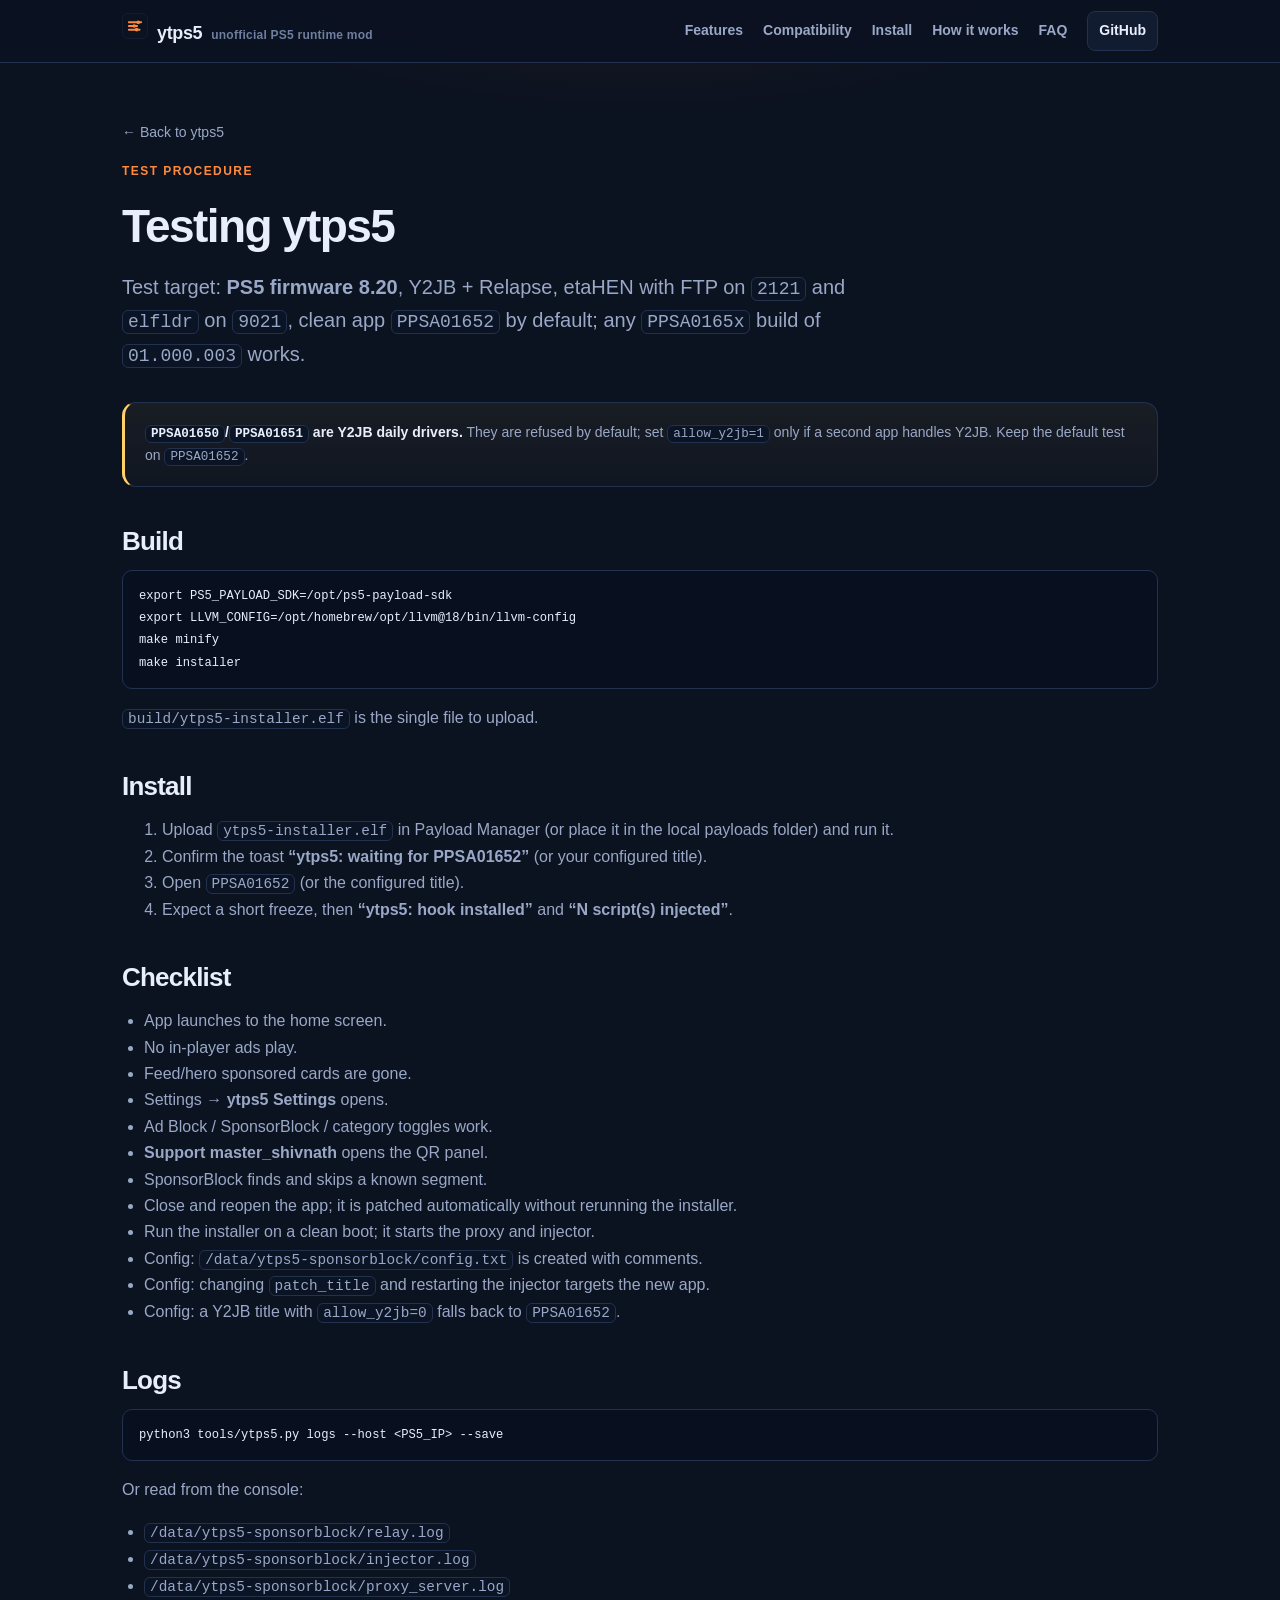
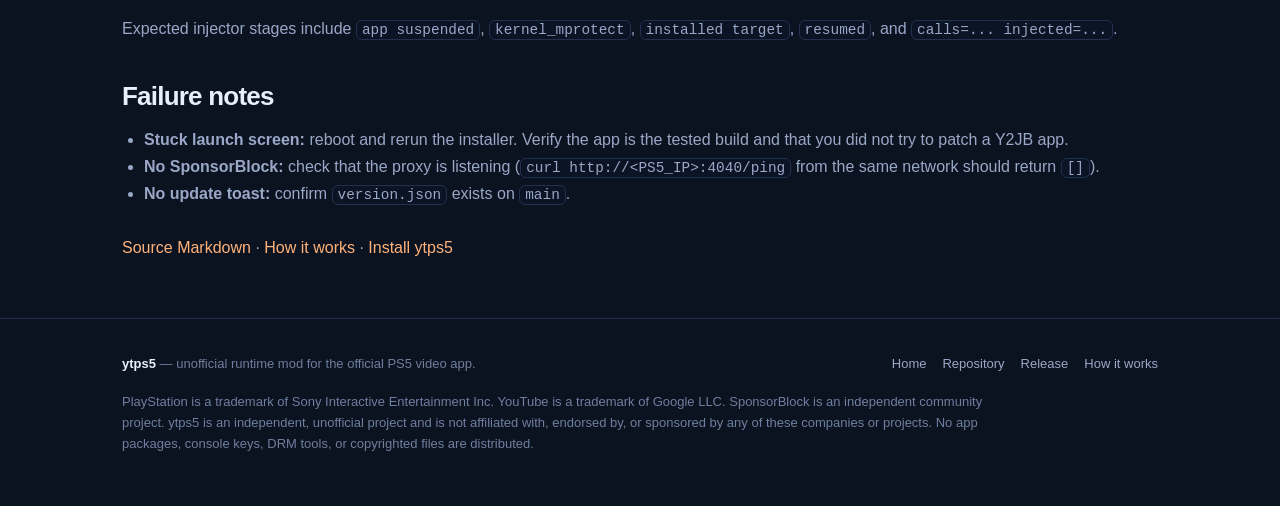
<file: docs/testing.html>
<!doctype html>
<html lang="en">
<head>
<meta charset="utf-8">
<meta name="viewport" content="width=device-width, initial-scale=1">
<title>Testing ytps5 — PS5 FW 8.20 / YouTube 01.000.003</title>
<meta name="description" content="Test procedure and checklist for ytps5 on PS5 firmware 8.20 with YouTube 01.000.003 (tested on PPSA01652). Do not test on the Y2JB daily drivers PPSA01650 or PPSA01651 without allow_y2jb=1.">
<meta name="author" content="MasterShivnath007">
<meta name="robots" content="index, follow, max-image-preview:large">
<meta name="theme-color" content="#0b1220">
<link rel="canonical" href="https://mastershivnath007.github.io/ytps5-sponsorblock/testing.html">
<link rel="icon" href="icon.svg" type="image/svg+xml">
<link rel="stylesheet" href="style.css">
<link rel="sitemap" type="application/xml" title="Sitemap" href="https://mastershivnath007.github.io/ytps5-sponsorblock/sitemap.xml">
</head>
<body>
<a class="skip" href="#main">Skip to content</a>

<header class="nav">
  <div class="wrap nav-inner">
    <a class="brand" href="./" aria-label="ytps5 home">
      <img src="icon.svg" alt="" width="26" height="26">
      ytps5 <span>unofficial PS5 runtime mod</span>
    </a>
    <nav class="nav-links" aria-label="Main">
      <a href="./#features">Features</a>
      <a href="./#compatibility">Compatibility</a>
      <a href="./#install">Install</a>
      <a href="how-it-works.html">How it works</a>
      <a href="./#faq">FAQ</a>
      <a class="nav-cta" href="https://github.com/MasterShivnath007/ytps5-sponsorblock" target="_blank" rel="noopener">GitHub</a>
    </nav>
  </div>
</header>

<main id="main" class="article">
  <div class="wrap">
    <a class="back" href="./">← Back to ytps5</a>
    <div class="kicker">Test procedure</div>
    <h1>Testing ytps5</h1>
    <p class="lede">
      Test target: <strong>PS5 firmware 8.20</strong>, Y2JB + Relapse, etaHEN with
      FTP on <code>2121</code> and <code>elfldr</code> on <code>9021</code>, clean
      app <code>PPSA01652</code> by default; any <code>PPSA0165x</code> build of
      <code>01.000.003</code> works.
    </p>
    <div class="notice">
      <strong><code>PPSA01650</code>/<code>PPSA01651</code> are Y2JB daily drivers.</strong>
      They are refused by default; set <code>allow_y2jb=1</code> only if a second
      app handles Y2JB. Keep the default test on <code>PPSA01652</code>.
    </div>

    <h2>Build</h2>
    <pre><code>export PS5_PAYLOAD_SDK=/opt/ps5-payload-sdk
export LLVM_CONFIG=/opt/homebrew/opt/llvm@18/bin/llvm-config
make minify
make installer</code></pre>
    <p><code>build/ytps5-installer.elf</code> is the single file to upload.</p>

    <h2>Install</h2>
    <ol>
      <li>Upload <code>ytps5-installer.elf</code> in Payload Manager (or place it in the local payloads folder) and run it.</li>
      <li>Confirm the toast <strong>“ytps5: waiting for PPSA01652”</strong> (or your configured title).</li>
      <li>Open <code>PPSA01652</code> (or the configured title).</li>
      <li>Expect a short freeze, then <strong>“ytps5: hook installed”</strong> and <strong>“N script(s) injected”</strong>.</li>
    </ol>

    <h2>Checklist</h2>
    <ul>
      <li>App launches to the home screen.</li>
      <li>No in-player ads play.</li>
      <li>Feed/hero sponsored cards are gone.</li>
      <li>Settings → <strong>ytps5 Settings</strong> opens.</li>
      <li>Ad Block / SponsorBlock / category toggles work.</li>
      <li><strong>Support master_shivnath</strong> opens the QR panel.</li>
      <li>SponsorBlock finds and skips a known segment.</li>
      <li>Close and reopen the app; it is patched automatically without rerunning the installer.</li>
      <li>Run the installer on a clean boot; it starts the proxy and injector.</li>
      <li>Config: <code>/data/ytps5-sponsorblock/config.txt</code> is created with comments.</li>
      <li>Config: changing <code>patch_title</code> and restarting the injector targets the new app.</li>
      <li>Config: a Y2JB title with <code>allow_y2jb=0</code> falls back to <code>PPSA01652</code>.</li>
    </ul>

    <h2>Logs</h2>
    <pre><code>python3 tools/ytps5.py logs --host &lt;PS5_IP&gt; --save</code></pre>
    <p>Or read from the console:</p>
    <ul>
      <li><code>/data/ytps5-sponsorblock/relay.log</code></li>
      <li><code>/data/ytps5-sponsorblock/injector.log</code></li>
      <li><code>/data/ytps5-sponsorblock/proxy_server.log</code></li>
    </ul>
    <p>
      Expected injector stages include <code>app suspended</code>,
      <code>kernel_mprotect</code>, <code>installed target</code>,
      <code>resumed</code>, and <code>calls=... injected=...</code>.
    </p>

    <h2>Failure notes</h2>
    <ul>
      <li><strong>Stuck launch screen:</strong> reboot and rerun the installer. Verify the app is the tested build and that you did not try to patch a Y2JB app.</li>
      <li><strong>No SponsorBlock:</strong> check that the proxy is listening (<code>curl http://&lt;PS5_IP&gt;:4040/ping</code> from the same network should return <code>[]</code>).</li>
      <li><strong>No update toast:</strong> confirm <code>version.json</code> exists on <code>main</code>.</li>
    </ul>

    <p style="margin-top:28px">
      <a href="https://github.com/MasterShivnath007/ytps5-sponsorblock/blob/main/docs/TESTING.md">Source Markdown</a>
      · <a href="how-it-works.html">How it works</a>
      · <a href="./#install">Install ytps5</a>
    </p>
  </div>
</main>

<footer>
  <div class="wrap">
    <div class="footer-grid">
      <div><strong style="color:var(--text)">ytps5</strong> — unofficial runtime mod for the official PS5 video app.</div>
      <div class="footer-links">
        <a href="./">Home</a>
        <a href="https://github.com/MasterShivnath007/ytps5-sponsorblock">Repository</a>
        <a href="https://github.com/MasterShivnath007/ytps5-sponsorblock/releases/latest">Release</a>
        <a href="how-it-works.html">How it works</a>
      </div>
    </div>
    <p class="trademark">
      PlayStation is a trademark of Sony Interactive Entertainment Inc. YouTube is
      a trademark of Google LLC. SponsorBlock is an independent community project.
      ytps5 is an independent, unofficial project and is not affiliated with,
      endorsed by, or sponsored by any of these companies or projects. No app
      packages, console keys, DRM tools, or copyrighted files are distributed.
    </p>
  </div>
</footer>
<script src="analytics.js" defer></script>
</body>
</html>
</file>
<file: docs/style.css>
:root {
  --bg: #0b1220;
  --bg-2: #0e1729;
  --card: #111c31;
  --card-2: #16233c;
  --line: #22314e;
  --text: #e8eefc;
  --muted: #9aa8c7;
  --faint: #6f7f9f;
  --accent: #ff8a3d;
  --accent-2: #ffb37a;
  --good: #52d69a;
  --bad: #ff6b7a;
  --warn: #ffd166;
  --radius: 14px;
  --wrap: 1080px;
  --mono: ui-monospace, SFMono-Regular, "SF Mono", Menlo, Consolas, monospace;
  --sans: -apple-system, BlinkMacSystemFont, "Segoe UI", Inter, Roboto, Helvetica, Arial, sans-serif;
}

* { box-sizing: border-box; }

html { scroll-behavior: smooth; }

body {
  margin: 0;
  background:
    radial-gradient(1000px 520px at 50% -220px, rgba(255, 138, 61, 0.14), transparent 65%),
    var(--bg);
  color: var(--text);
  font-family: var(--sans);
  font-size: 16px;
  line-height: 1.65;
  -webkit-font-smoothing: antialiased;
}

a { color: var(--accent-2); text-decoration: none; }
a:hover { text-decoration: underline; }

code, kbd {
  font-family: var(--mono);
  font-size: 0.9em;
}

code {
  background: #0a1425;
  border: 1px solid var(--line);
  border-radius: 6px;
  padding: 1px 5px;
}

pre {
  background: #081020;
  border: 1px solid var(--line);
  border-radius: 10px;
  padding: 14px 16px;
  overflow-x: auto;
  font-family: var(--mono);
  font-size: 13.5px;
  color: var(--text);
}
pre code { background: none; border: 0; padding: 0; }

kbd {
  background: var(--card-2);
  border: 1px solid var(--line);
  border-bottom-width: 2px;
  border-radius: 6px;
  padding: 1px 6px;
}

.wrap {
  width: 100%;
  max-width: var(--wrap);
  margin: 0 auto;
  padding: 0 22px;
}

.skip {
  position: absolute;
  left: -999px;
  top: 0;
  background: var(--accent);
  color: #1a1008;
  padding: 10px 14px;
  border-radius: 0 0 8px 0;
  font-weight: 700;
  z-index: 100;
}
.skip:focus { left: 0; }

/* nav */
.nav {
  position: sticky;
  top: 0;
  z-index: 50;
  background: rgba(11, 18, 32, 0.88);
  border-bottom: 1px solid var(--line);
  backdrop-filter: blur(12px);
}

.nav-inner {
  display: flex;
  align-items: center;
  justify-content: space-between;
  gap: 18px;
  min-height: 62px;
}

.brand {
  display: flex;
  align-items: baseline;
  gap: 9px;
  font-weight: 800;
  font-size: 18px;
  color: var(--text);
  letter-spacing: -0.02em;
}
.brand:hover { text-decoration: none; }
.brand span {
  color: var(--faint);
  font-weight: 600;
  font-size: 12px;
  letter-spacing: 0.02em;
}

.nav-links {
  display: flex;
  align-items: center;
  gap: 20px;
  flex-wrap: wrap;
}
.nav-links a {
  color: var(--muted);
  font-size: 14px;
  font-weight: 600;
}
.nav-links a:hover { color: var(--text); text-decoration: none; }

.nav-cta {
  display: inline-flex;
  align-items: center;
  gap: 6px;
  border: 1px solid var(--line);
  border-radius: 8px;
  padding: 7px 11px;
  color: var(--text) !important;
  background: var(--card);
}
.nav-cta:hover { border-color: var(--accent); }

/* hero */
.hero { padding: 74px 0 40px; }

.eyebrow {
  display: inline-flex;
  align-items: center;
  gap: 8px;
  border: 1px solid var(--line);
  background: var(--card);
  border-radius: 999px;
  padding: 5px 12px;
  color: var(--muted);
  font-size: 13px;
  font-weight: 600;
}
.eyebrow b { color: var(--text); }
.dot {
  width: 7px;
  height: 7px;
  border-radius: 50%;
  background: var(--good);
  box-shadow: 0 0 0 4px rgba(82, 214, 154, 0.14);
}

h1 {
  margin: 20px 0 0;
  font-size: clamp(34px, 5.4vw, 58px);
  line-height: 1.06;
  letter-spacing: -0.035em;
}
h1 span { color: var(--accent); }

.lede {
  max-width: 760px;
  margin: 20px 0 0;
  color: var(--muted);
  font-size: clamp(17px, 2vw, 20px);
}

.hero-actions {
  display: flex;
  flex-wrap: wrap;
  gap: 12px;
  margin-top: 28px;
}

.btn {
  display: inline-flex;
  align-items: center;
  gap: 8px;
  border-radius: 10px;
  padding: 12px 18px;
  font-weight: 700;
  font-size: 15px;
  border: 1px solid transparent;
}
.btn:hover { text-decoration: none; }
.btn svg { width: 16px; height: 16px; }

.btn-primary {
  background: var(--accent);
  color: #1a1008;
}
.btn-primary:hover { background: var(--accent-2); }

.btn-ghost {
  border-color: var(--line);
  background: var(--card);
  color: var(--text);
}
.btn-ghost:hover { border-color: var(--accent); }

.hero-note {
  margin: 18px 0 0;
  color: var(--faint);
  font-size: 13px;
}

.notice {
  margin-top: 30px;
  border: 1px solid var(--line);
  border-left: 3px solid var(--warn);
  background: linear-gradient(180deg, rgba(255, 209, 102, 0.06), rgba(255, 209, 102, 0.02));
  border-radius: var(--radius);
  padding: 18px 20px;
  color: var(--muted);
  font-size: 14px;
}
.notice strong { color: var(--text); }

/* sections */
section { padding: 62px 0; }

.section-head { max-width: 780px; margin-bottom: 28px; }

.kicker {
  color: var(--accent);
  font-size: 12px;
  font-weight: 800;
  letter-spacing: 0.12em;
  text-transform: uppercase;
}

h2 {
  margin: 8px 0 0;
  font-size: clamp(26px, 3.4vw, 38px);
  line-height: 1.12;
  letter-spacing: -0.03em;
}

h3 {
  margin: 0 0 8px;
  font-size: 18px;
  letter-spacing: -0.01em;
}

.section-head p {
  margin: 12px 0 0;
  color: var(--muted);
}

.grid {
  display: grid;
  grid-template-columns: repeat(3, minmax(0, 1fr));
  gap: 16px;
}

.card {
  background: linear-gradient(180deg, var(--card), var(--bg-2));
  border: 1px solid var(--line);
  border-radius: var(--radius);
  padding: 22px;
}
.card p { margin: 0; color: var(--muted); font-size: 14.5px; }

.card .icon {
  width: 36px;
  height: 36px;
  display: grid;
  place-items: center;
  border-radius: 9px;
  background: rgba(255, 138, 61, 0.1);
  border: 1px solid rgba(255, 138, 61, 0.28);
  color: var(--accent);
  margin-bottom: 14px;
}
.card .icon svg { width: 19px; height: 19px; }

/* table */
.table-wrap {
  overflow-x: auto;
  border: 1px solid var(--line);
  border-radius: var(--radius);
}
table {
  width: 100%;
  border-collapse: collapse;
  min-width: 620px;
  font-size: 14.5px;
}
th, td {
  text-align: left;
  padding: 13px 16px;
  border-bottom: 1px solid var(--line);
  vertical-align: top;
}
th {
  background: var(--card);
  color: var(--muted);
  font-size: 12px;
  letter-spacing: 0.06em;
  text-transform: uppercase;
}
tr:last-child td { border-bottom: 0; }
.yes { color: var(--good); font-weight: 700; }
.no { color: var(--bad); font-weight: 700; }
.partial { color: var(--warn); font-weight: 700; }

/* steps */
.steps {
  list-style: none;
  margin: 0;
  padding: 0;
  counter-reset: step;
  display: grid;
  gap: 12px;
}
.steps li {
  counter-increment: step;
  display: grid;
  grid-template-columns: 34px 1fr;
  gap: 14px;
  align-items: start;
  background: var(--card);
  border: 1px solid var(--line);
  border-radius: 12px;
  padding: 16px 18px;
}
.steps li::before {
  content: counter(step);
  display: grid;
  place-items: center;
  width: 28px;
  height: 28px;
  border-radius: 50%;
  background: rgba(255, 138, 61, 0.14);
  border: 1px solid rgba(255, 138, 61, 0.3);
  color: var(--accent);
  font-weight: 800;
  font-size: 13px;
}
.steps p { margin: 0; color: var(--muted); font-size: 14.5px; }
.steps b { color: var(--text); }

/* faq */
.faq { display: grid; gap: 10px; }
details {
  border: 1px solid var(--line);
  border-radius: 12px;
  background: var(--card);
  overflow: hidden;
}
summary {
  cursor: pointer;
  padding: 16px 18px;
  font-weight: 700;
  list-style: none;
  display: flex;
  justify-content: space-between;
  gap: 16px;
}
summary::-webkit-details-marker { display: none; }
summary::after {
  content: "+";
  color: var(--accent);
  font-weight: 800;
}
details[open] summary::after { content: "\2212"; }
details .answer {
  padding: 0 18px 18px;
  color: var(--muted);
  font-size: 14.5px;
}
details .answer p { margin: 0 0 10px; }
details .answer p:last-child { margin-bottom: 0; }

/* legal */
.legal {
  border: 1px solid var(--line);
  border-radius: var(--radius);
  background: var(--card);
  padding: 24px;
}
.legal ul { margin: 12px 0 0; padding-left: 20px; color: var(--muted); }
.legal li { margin: 6px 0; }

/* footer */
footer {
  border-top: 1px solid var(--line);
  padding: 34px 0 46px;
  color: var(--faint);
  font-size: 13px;
}
.footer-grid {
  display: flex;
  flex-wrap: wrap;
  gap: 18px;
  justify-content: space-between;
  align-items: flex-start;
}
.footer-links { display: flex; flex-wrap: wrap; gap: 16px; }
.footer-links a { color: var(--muted); }
.trademark { margin-top: 18px; max-width: 900px; line-height: 1.6; }

/* article pages */
.article { padding: 56px 0 40px; }
.article h1 { font-size: clamp(30px, 4.4vw, 46px); }
.article h2 { margin-top: 40px; font-size: 26px; }
.article h3 { margin-top: 26px; }
.article p, .article li { color: var(--muted); }
.article ul { padding-left: 22px; }
.article pre {
  background: #081020;
  border: 1px solid var(--line);
  border-radius: 10px;
  padding: 14px 16px;
  overflow-x: auto;
}
.article pre code { background: none; border: 0; padding: 0; }
.back { display: inline-block; margin-bottom: 18px; color: var(--muted); font-size: 14px; }

@media (max-width: 860px) {
  .grid { grid-template-columns: repeat(2, minmax(0, 1fr)); }
  .nav-links a:not(.nav-cta) { display: none; }
  .hero { padding-top: 52px; }
}

@media (max-width: 560px) {
  .grid { grid-template-columns: 1fr; }
  section { padding: 46px 0; }
  .brand span { display: none; }
}

/* demo */
.demo-figure { margin: 0 auto; max-width: 980px; }
.demo-figure img {
  display: block;
  width: 100%;
  height: auto;
  border-radius: var(--radius);
  border: 1px solid var(--line);
  box-shadow: 0 24px 70px rgba(0, 0, 0, 0.45);
}
.demo-figure figcaption {
  margin-top: 14px;
  text-align: center;
  color: var(--muted);
  font-size: 14px;
}
</file>
